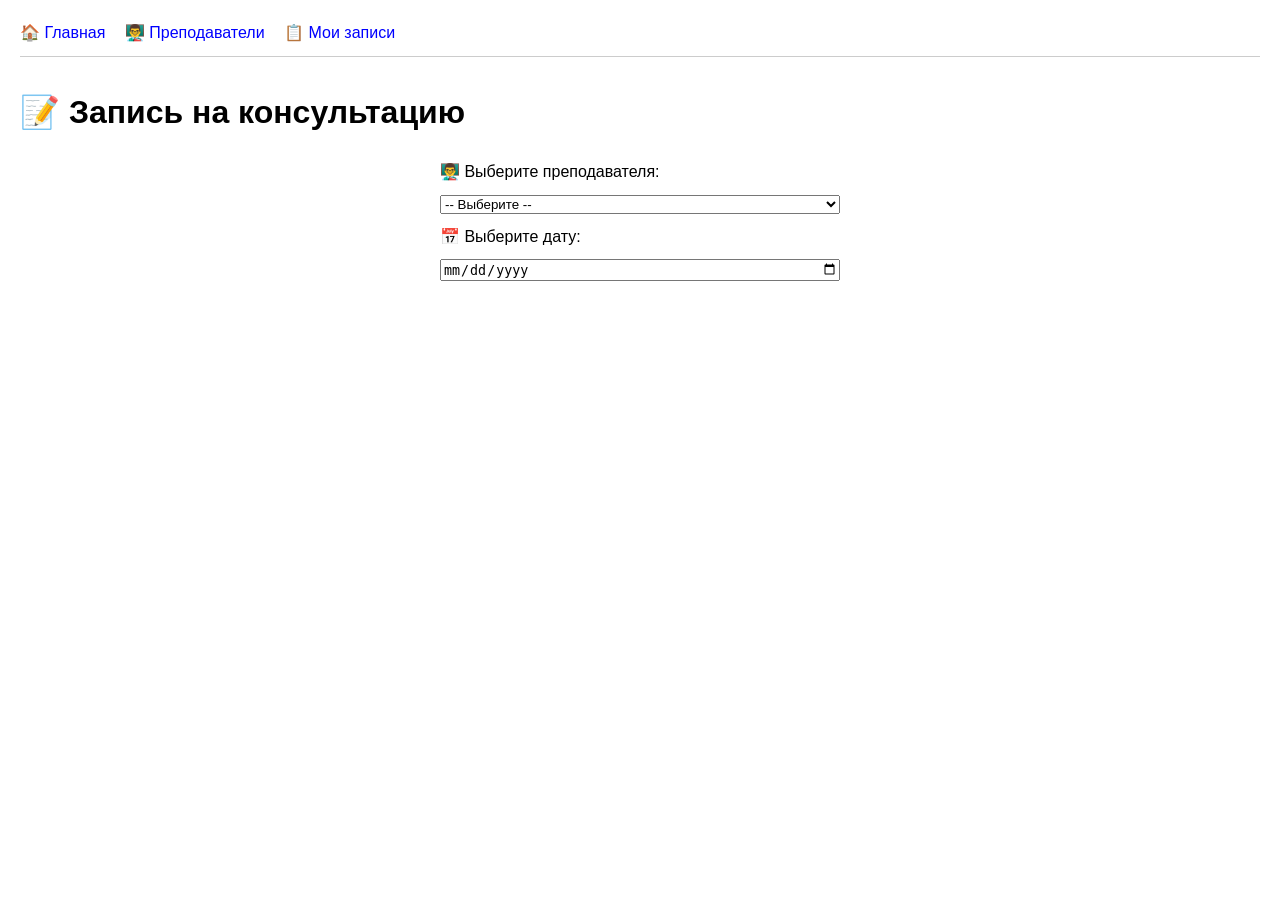
<file: index.html>
<!DOCTYPE html>
<html lang="ru">
<head>
    <meta charset="UTF-8">
    <meta name="viewport" content="width=device-width, initial-scale=1.0">
    <title>Запись на консультации</title>
    <link rel="stylesheet" href="style.css">
</head>
<body>
    <nav>
        <a href="index.html">🏠 Главная</a>
        <a href="teachers.html">👨‍🏫 Преподаватели</a>
        <a href="my-bookings.html">📋 Мои записи</a>
    </nav>

    <main>
        <h1>📝 Запись на консультацию</h1>
        <div class="booking-section">
            <label>👨‍🏫 Выберите преподавателя:</label>
            <select id="teacher-select">
                <option value="">-- Выберите --</option>
            </select>
            
            <label>📅 Выберите дату:</label>
            <input type="date" id="date-input">
            
            <div id="time-menu" class="hidden">
                <h4>🕐 Доступное время:</h4>
                <div id="slots-container"></div>
            </div>
        </div>
    </main>

    <script src="script.js"></script>
</body>
</html>
</file>
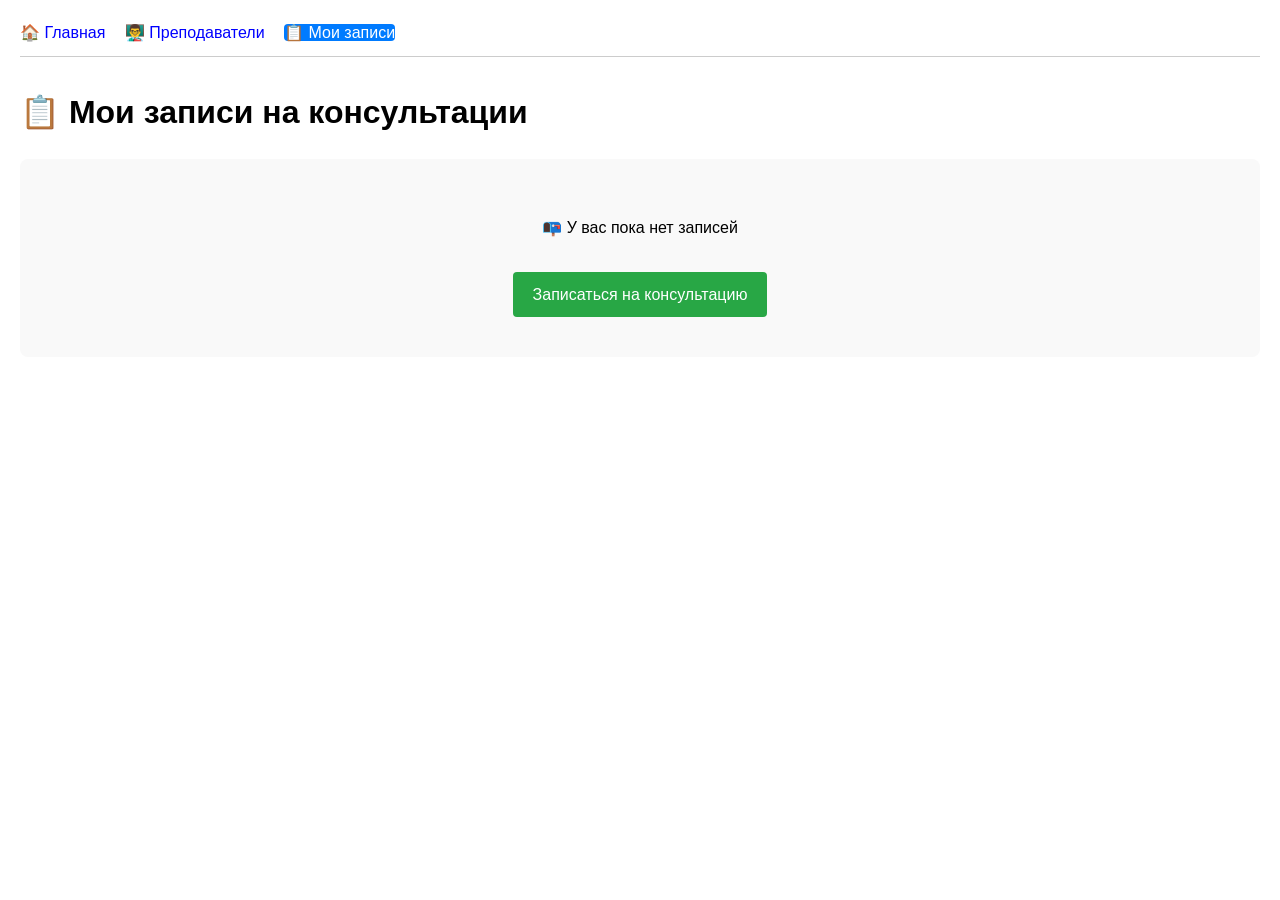
<file: my-bookings.html>
<!DOCTYPE html>
<html lang="ru">
<head>
    <meta charset="UTF-8">
    <meta name="viewport" content="width=device-width, initial-scale=1.0">
    <title>Мои записи - Консультации</title>
    <link rel="stylesheet" href="style.css">
</head>
<body>
    <nav>
        <a href="index.html">🏠 Главная</a>
        <a href="teachers.html">👨‍🏫 Преподаватели</a>
        <a href="my-bookings.html" class="active">📋 Мои записи</a>
    </nav>

    <main>
        <h1>📋 Мои записи на консультации</h1>
        <div id="bookings-list">
            <p>Загрузка...</p>
        </div>
    </main>

    <script src="script.js"></script>
</body>
</html>
</file>
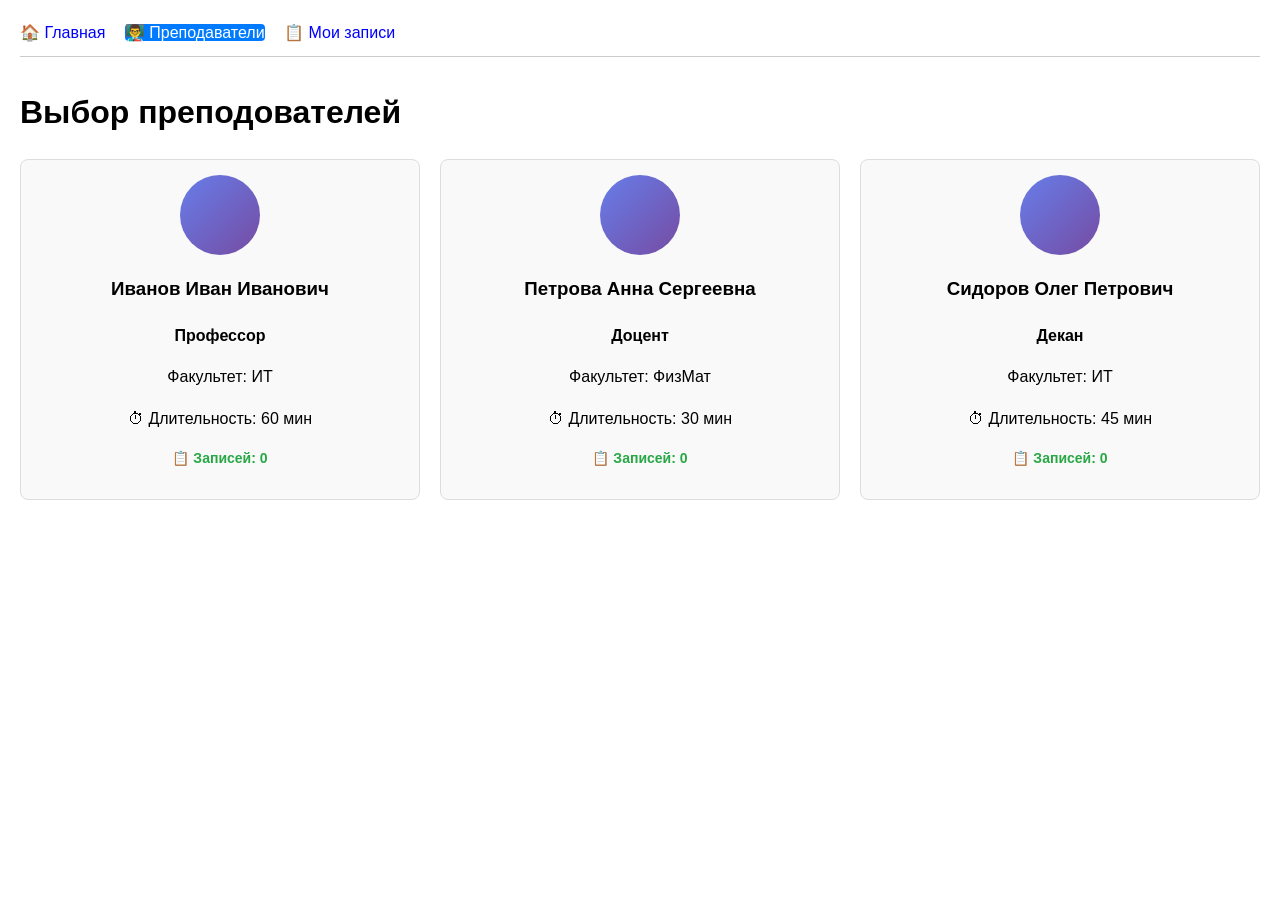
<file: teachers.html>
<!DOCTYPE html>
<html lang="ru">
<head>
    <meta charset="UTF-8">
    <title>Выбор преподователей</title>
    <link rel="stylesheet" href="style.css">
</head>
<body>
    <nav>
        <a href="index.html">🏠 Главная</a>
        <a href="teachers.html" class="active">👨‍🏫 Преподаватели</a>
        <a href="my-bookings.html">📋 Мои записи</a>
    </nav>

    <main>
        <h1>Выбор преподователей</h1>
        <div class="teachers-grid" id="teachers-grid">
            <!-- Карточки генерируются через JS -->
        </div>
    </main>

    <script src="script.js"></script>
</body>
</html>
</file>
<file: style.css>
body { font-family: sans-serif; margin: 0; padding: 20px; line-height: 1.6; }
nav { margin-bottom: 30px; border-bottom: 1px solid #ccc; padding-bottom: 10px; }
nav a { margin-right: 15px; text-decoration: none; color: blue; }

.hidden { display: none; }
.booking-section { max-width: 400px; margin: 0 auto; display: flex; flex-direction: column; gap: 10px; }

/* Сетка преподавателей */
.teachers-grid {
    display: grid;
    grid-template-columns: repeat(3, 1fr); /* 3 колонки */
    gap: 20px;
}

.teacher-card {
    border: 1px solid #ddd;
    border-radius: 8px;
    padding: 15px;
    text-align: center;
    background: #f9f9f9;
}

.teacher-card img { width: 100px; height: 100px; background: #ccc; border-radius: 50%; margin-bottom: 10px; }

/* Сетка для слотов времени */
#slots-container { display: flex; flex-wrap: wrap; gap: 10px; margin-top: 10px; }
.slot { padding: 10px; border: 1px solid #28a745; cursor: pointer; border-radius: 4px; }
.slot.busy { background: #eee; border-color: #ccc; cursor: not-allowed; opacity: 0.6; }
.teacher-avatar {
    width: 80px;
    height: 80px;
    background: linear-gradient(135deg, #667eea 0%, #764ba2 100%);
    border-radius: 50%;
    margin: 0 auto 10px;
}

/* Активная навигация */
nav a.active {
    background: #007bff;
    color: white;
    border-radius: 4px;
}

/* Страница моих записей */
.booking-card {
    border: 1px solid #ddd;
    border-radius: 8px;
    padding: 15px;
    margin-bottom: 15px;
    background: #f9f9f9;
}

.booking-card h3 {
    margin: 0 0 10px 0;
    color: #333;
}

.booking-card button {
    background: #dc3545;
    color: white;
    border: none;
    padding: 8px 16px;
    border-radius: 4px;
    cursor: pointer;
    margin-top: 10px;
}

.booking-card button:hover {
    background: #c82333;
}

.clear-all {
    background: red;
    color: white;
    border: none;
    padding: 10px 20px;
    border-radius: 4px;
    cursor: pointer;
    margin-top: 20px;
}

.clear-all:hover {
    background: #5a6268;
}

.empty-state {
    text-align: center;
    padding: 40px;
    background: #f9f9f9;
    border-radius: 8px;
}

.empty-state .button {
    display: inline-block;
    background: #28a745;
    color: white;
    padding: 10px 20px;
    text-decoration: none;
    border-radius: 4px;
    margin-top: 15px;
}

.booking-count {
    font-size: 14px;
    color: #28a745;
    margin-top: 10px;
    font-weight: bold;
}

/* Подсказки при наведении */
.slot[title] {
    cursor: help;
}
</file>
